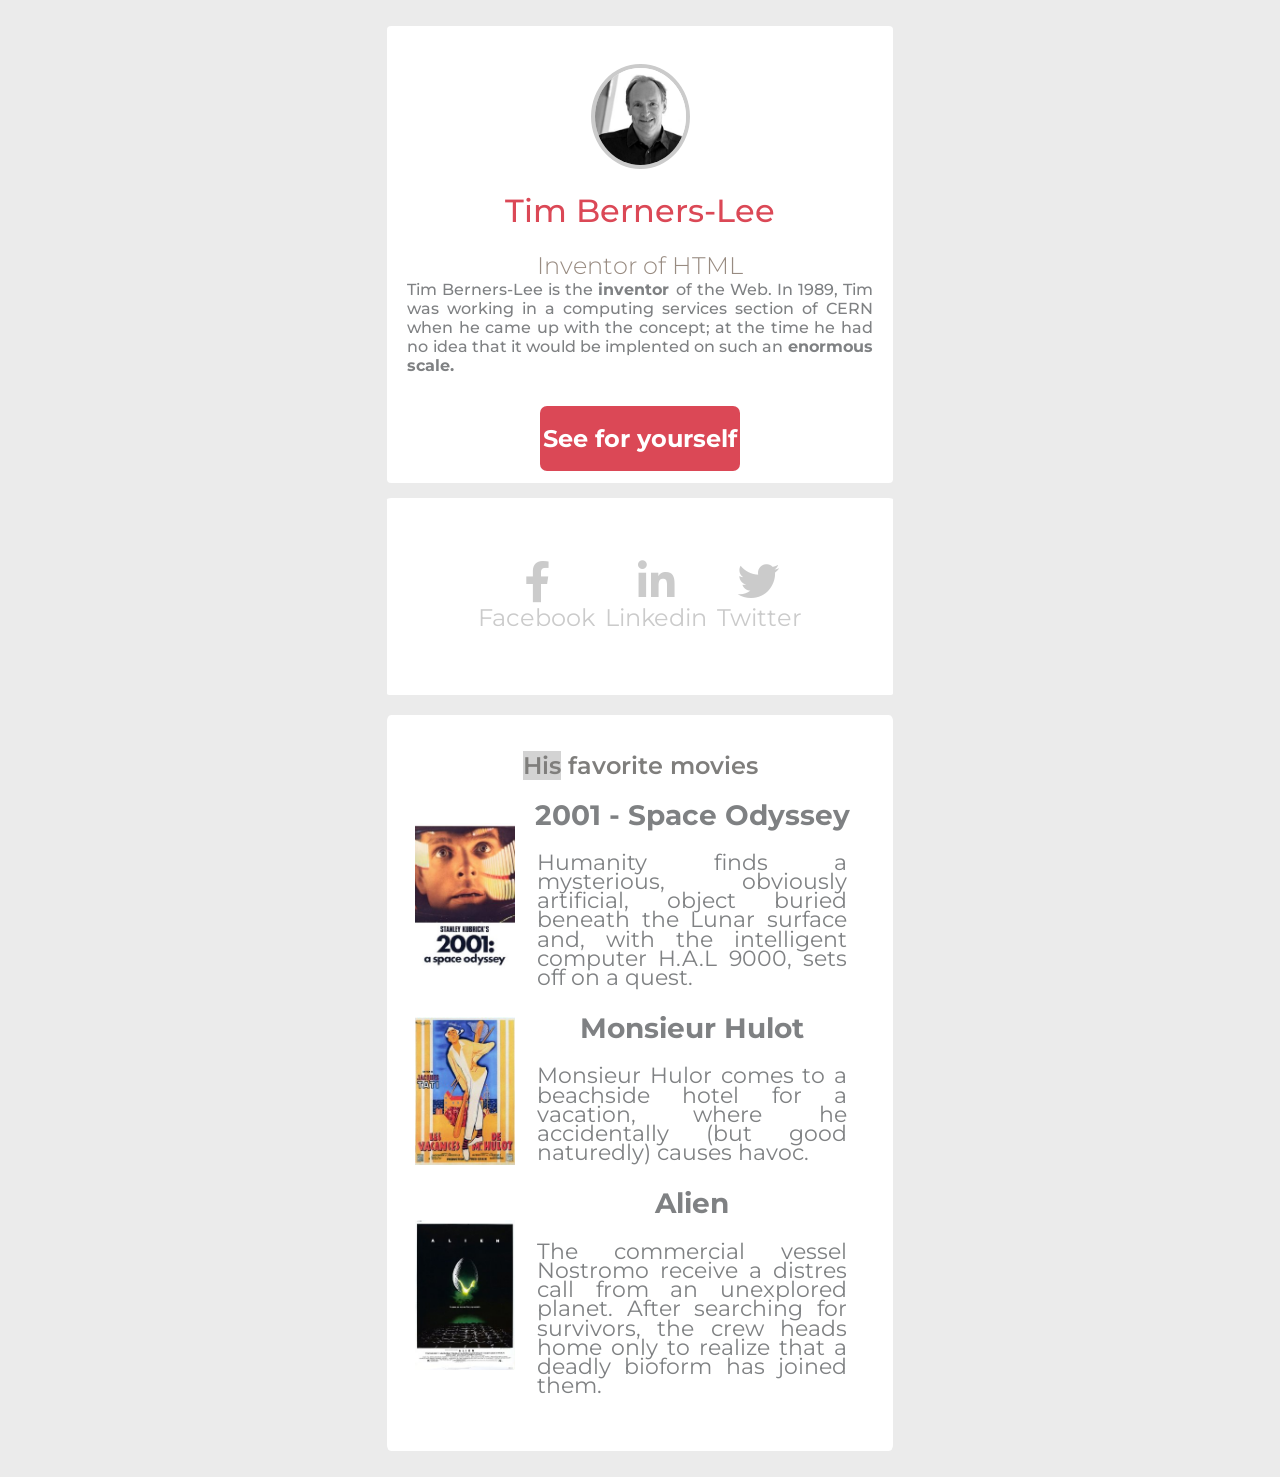
<file: index.html>
<!DOCTYPE html>
<html lang="en">

<head>
    <meta charset="UTF-8">
    <meta name="viewport" content="width=device-width, initial-scale=1.0">
    <meta http-equiv="X-UA-Compatible" content="ie=edge">
    <link rel="stylesheet" href="https://use.fontawesome.com/releases/v5.8.1/css/all.css"
        integrity="sha384-50oBUHEmvpQ+1lW4y57PTFmhCaXp0ML5d60M1M7uH2+nqUivzIebhndOJK28anvf" crossorigin="anonymous">
    <link rel="stylesheet" href="style.css">
    <link rel="stylesheet" href="http://fonts.googleapis.com/css?family=Open+Sans:400,300,900,700|Montserrat:300,400,500,600,700,900">
    <link href="//db.onlinewebfonts.com/c/a42742734c37eb4f2f788149fcac854c?family=Sirichana+W31" rel="stylesheet" type="text/css"/>
    <title>Tim Berners-Lee</title>
</head>

<body>
    <div class="TimBerners-Lee">
        <img class="Tim" src="images/tim.jpg" alt="">
        <h1>Tim Berners-Lee</h1>
        <h2>Inventor of HTML</h2>
        <p>Tim Berners-Lee is the <b> inventor </b>of the Web. In 1989, Tim was working in a computing services section
            of CERN
            when he came up with the concept; at the time he had no idea that it would be implented on such an
            <b>enormous
                scale.</b></p>
        <a href="https://fr.wikipedia.org/wiki/Tim_Berners-Lee" target="_blank">
            <div class="seeforyourself"> See for yourself </div>
        </a>
    </div>
    <div class="socialmedia">
        <ul>
            <li>
                <div><a href=""> <i class="fab fa-facebook-f fa-2x"></i></a></div>
                <div class="socialname">Facebook</div>
            </li>
            <li>
                <div><a href=""><i class="fab fa-linkedin-in fa-2x"></i></a></div>
                <div class="socialname">Linkedin</div>
            </li>
            <li>
                <div><a href=""><i class="fab fa-twitter fa-2x"></i></a></div>
                <div class="socialname">Twitter</div>
            </li>
        </ul>
    </div>
    <div class="lastdiv">
            <h2 class="favoritemovies"><span class="his">His</span> favorite movies</h2>
        <table class="films">
            <tr>
                <td><img src="images/film1.jpg" alt=""></td>
                <td>
                    <h3>2001 - Space Odyssey</h3>
                        <p>Humanity finds a mysterious, obviously artificial, object buried beneath the Lunar surface
                            and, with
                            the
                            intelligent computer H.A.L 9000, sets off on a quest.</p>
                </td>
            </tr>
            <tr>
                <td><img src="images/film2.jpg" alt=""></td>
                <td>
                    <h3>Monsieur Hulot</h3>
                    <p>Monsieur Hulor comes to a beachside hotel for a vacation, where he accidentally (but good
                        naturedly) causes
                        havoc.</p>
                </td>
            </tr>
            <tr>
                <td><img src="images/film3.jpg" alt=""></td>
                <td>
                    <h3>Alien</h3>
                    <p>The commercial vessel Nostromo receive a distres call from an unexplored planet. After searching
                        for
                        survivors, the crew heads home only to realize that a deadly bioform has joined them.</p>
                </td>
            </tr>
        </table>
    </div>
</body>

</html>
</file>
<file: style.css>
body{
background-color: #EBEBEB;
margin-top:2%;
margin-bottom:2%;

}

div{
    background-color: white;
    margin:0 30% 0 30%;
    border-radius: 0.8%;
    box-shadow: 
}

.lastdiv{
    padding-bottom: 2.2%;
}

/*Tim*/


.Tim {
    border-radius: 50%;
    display: block;
    margin-left: auto;
    margin-right: auto;
    border: #CBCBCB solid 4px;
    width:18%;
    height: auto;
}
.TimBerners-Lee{
    padding-top: 3%;
    padding-bottom: 1%;
}
.TimBerners-Lee h1{
    color:#DB4856;
    text-align: center;
    font-family: "Montserrat";
    font-weight: 500;

}
.TimBerners-Lee h2{
    font-family: "Montserrat";
    color:#988B81;
    text-align: center;
    font-weight: 300

}
.TimBerners-Lee p{
    margin:5% 5% 1% 5%;
    font-family:"Montserrat";
    font-style:normal;
    color:#7F8183;
    margin-left: 4%;
    margin-right: 4%;
    line-height: ;
    font-size: 100%;
    text-align: justify;
    font-weight: 500;

}
.seeforyourself {
    margin:auto;
    width:200px;
    height: 65px;
    background-color: #DB4856;
    border-radius: 7px;
    display: flex;
    align-items: center;
    justify-content: center;
    color: white;
    font-family:"Montserrat";
    font-weight: bold;
    font-size: 150%;


}
a{
    text-decoration: none
}
/*socialmedia*/


i {
    color: #CBCBCB
}
 .socialmedia {
     display: block;
    margin-top:1.2%;
    padding-top:5%;
    padding-bottom:5%;

    

 }

 .socialmedia ul {
    list-style:none;
    display: flex;
    justify-content: center;
    justify-content: space-around;
    margin:0 10% 0 10%;
    margin-right: 17%;
    margin-left: 17%;
    padding: 0;
    color: #CBCBCB;


 }

 ul div {
     display: flex;
     justify-content: center;
     font-size: 130%;
     padding: 0;
 }

 .socialname {
    font-family: "Montserrat";
    font-size: 150%;
 }

 /*films*/


 .favoritemovies{
     padding-top: 7%;
    font-family: Montserrat;
    color:#7F7E7C;
    text-align: center;
    font-weight: 600;
 }

 .his{
     background-color: #D3D3D3
 }

 .films{
     font-family:"Montserrat";
     font-style:normal;
     color:#7F8183;
     margin-left: 5%;
     margin-right: 5%;
     line-height: 80%;
     font-size: 150%;
     text-align: justify;
     font-weight: 400
 }

.films img{
width: 100px;
margin-bottom: 20px
}
 .films h3 {
     text-align: center;
     margin:
 }

 .films p {
     margin: 0 5% 0px 5%;
     text-align: justify;
     font-size: 90%;
    

 }
td h3,p {
    position: relative;
    top:-25px
}
</file>
